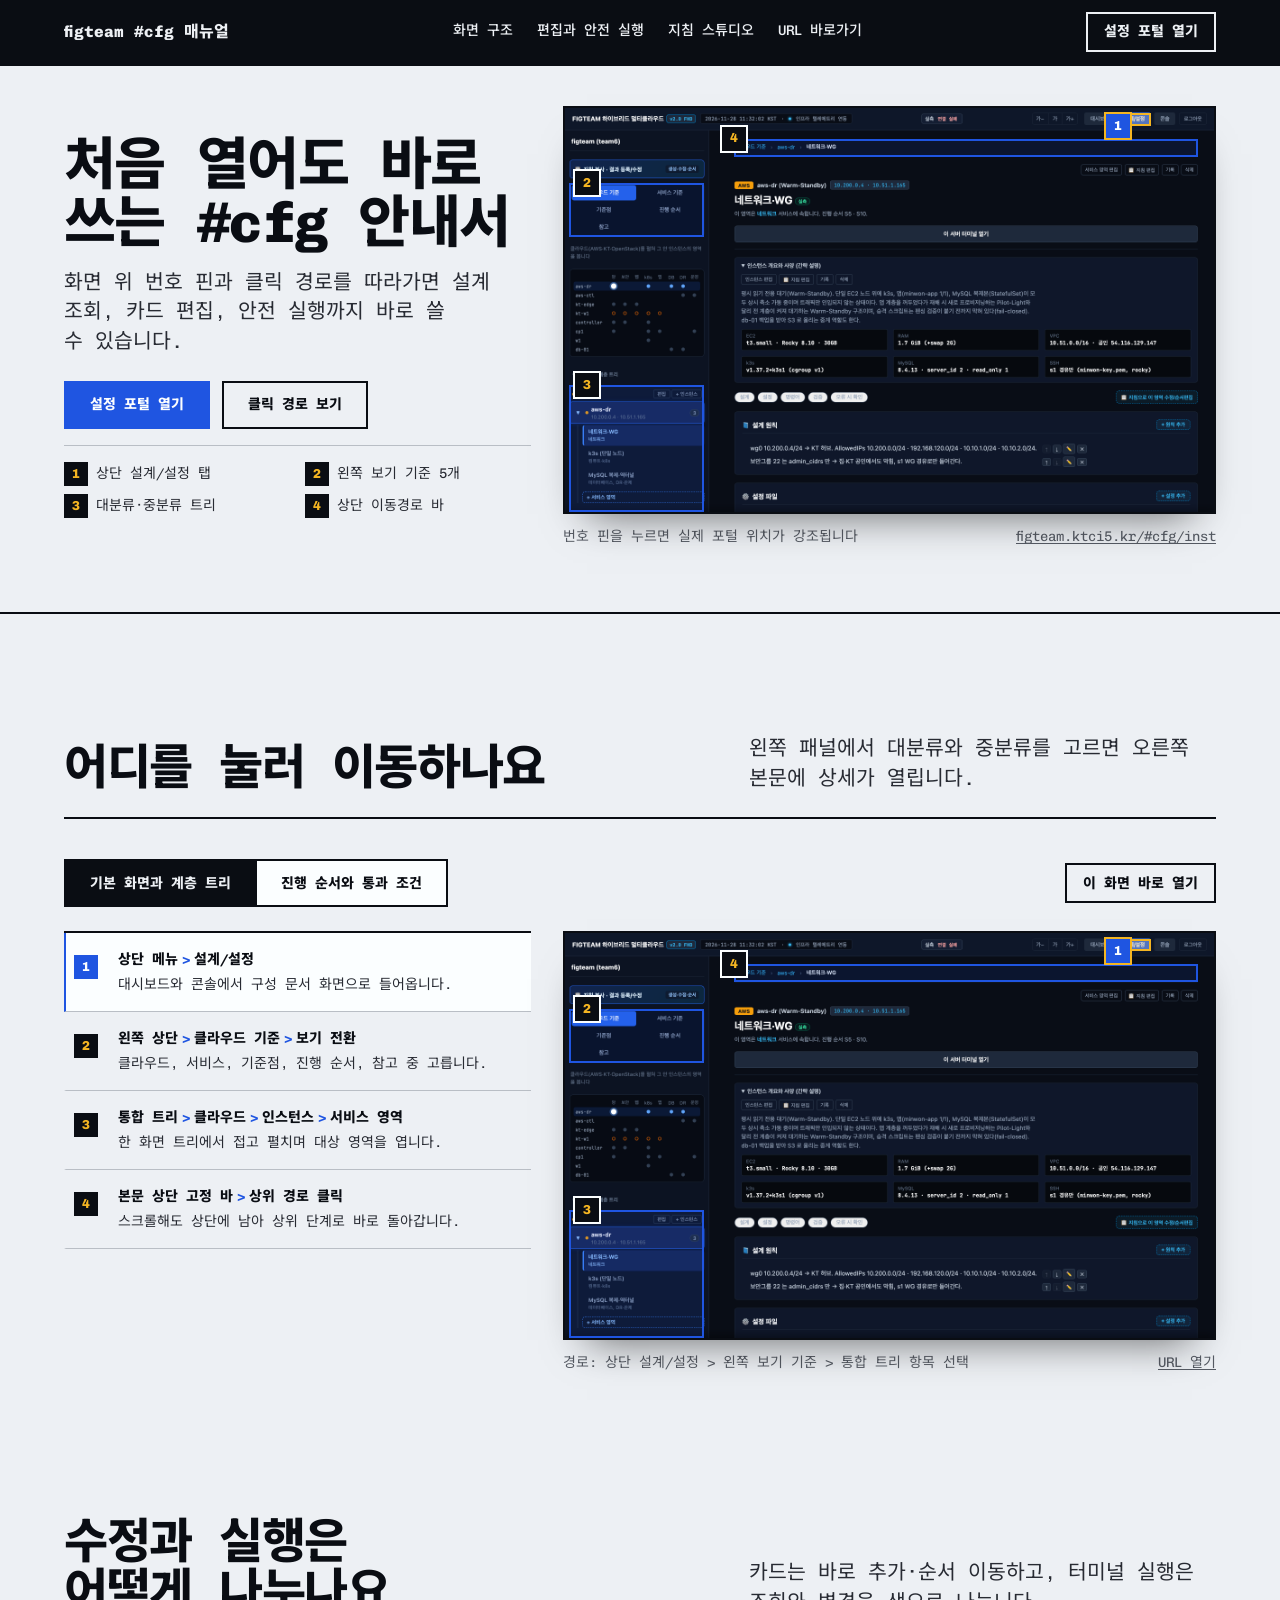
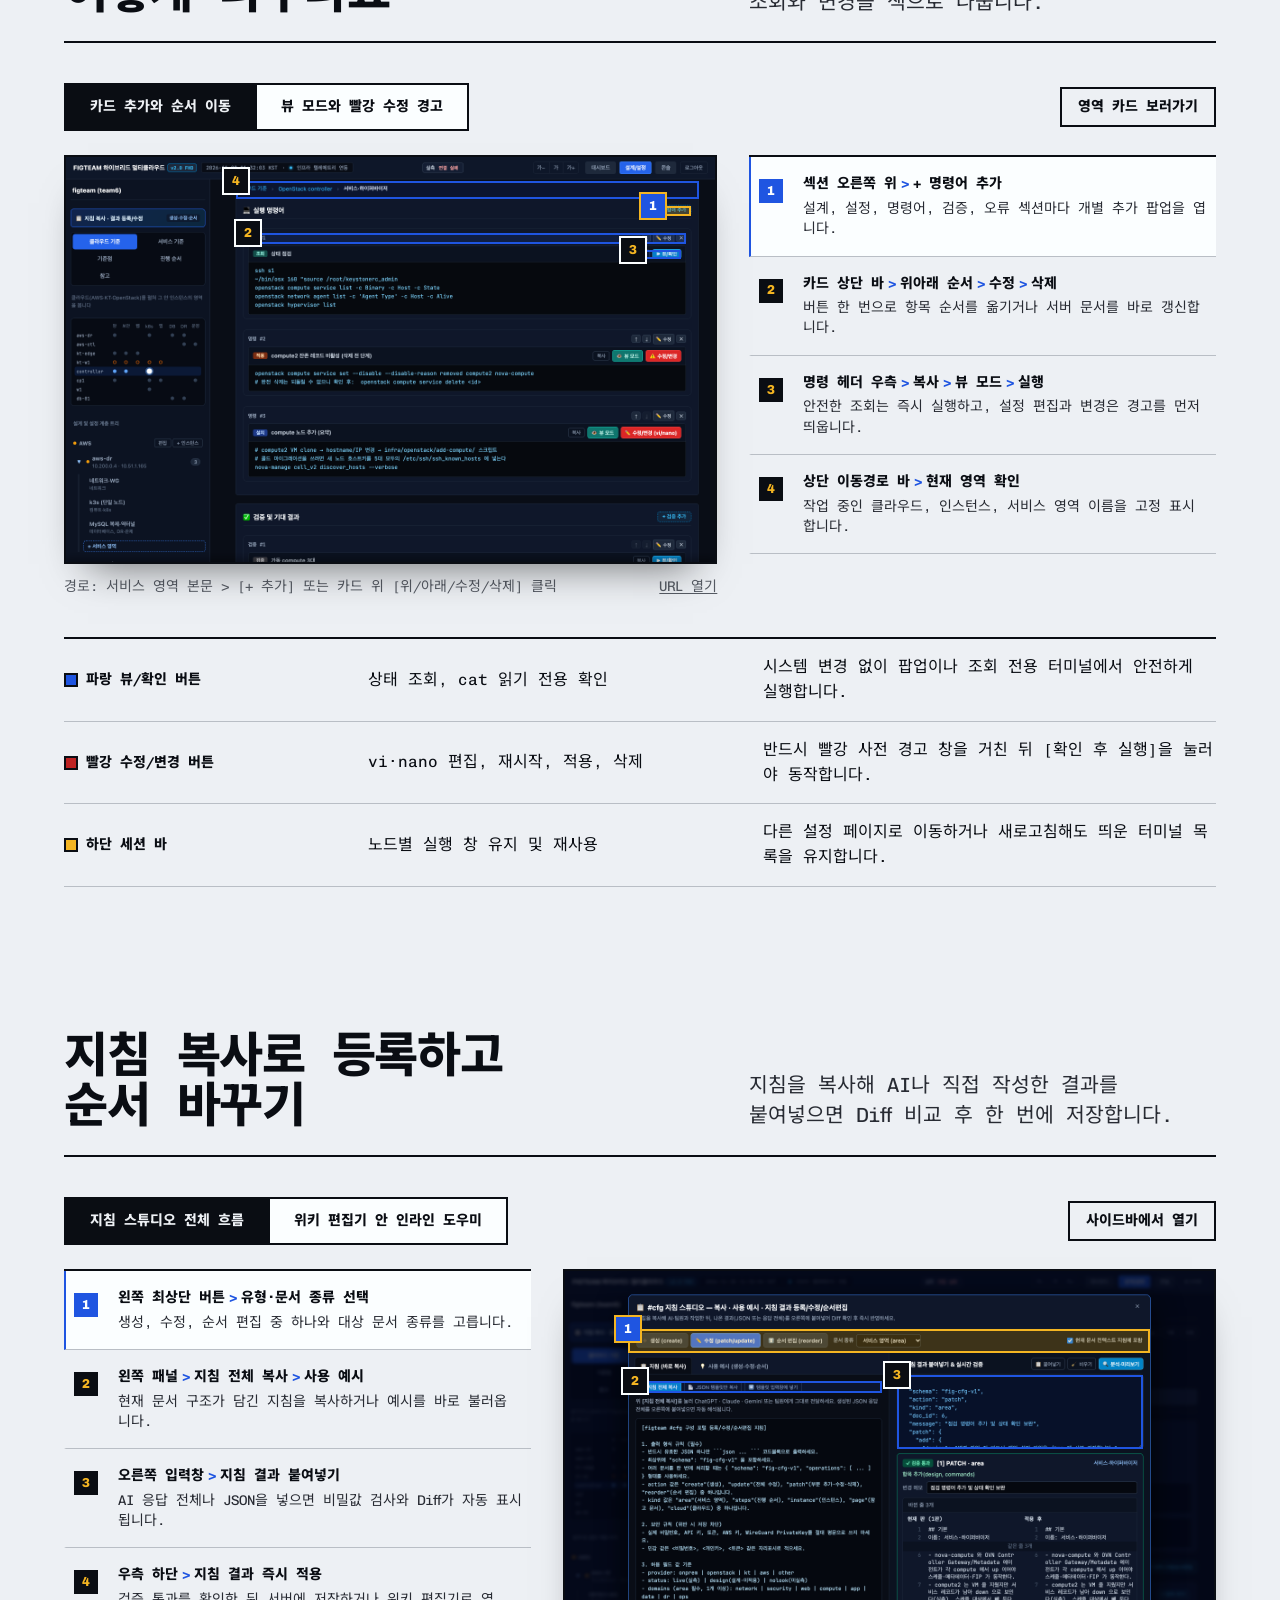
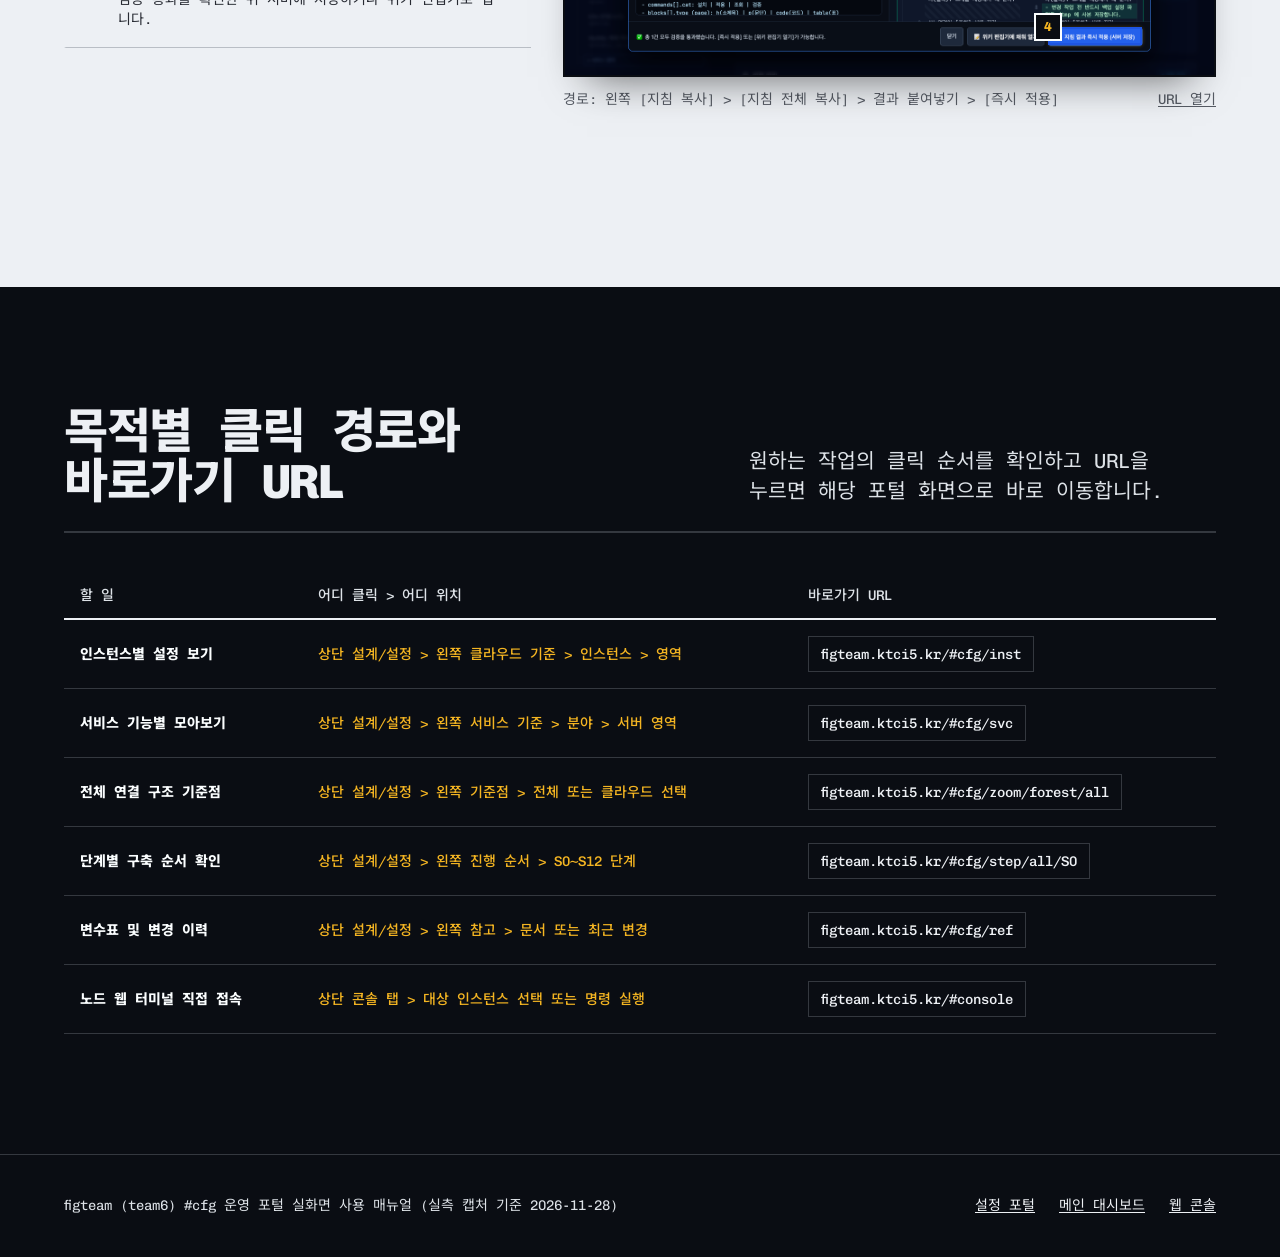
<file: public/manual/index.html>
<!doctype html>
<html lang="ko">
<head>
  <meta charset="utf-8">
  <meta name="viewport" content="width=device-width, initial-scale=1">
  <title>figteam #cfg 사용 매뉴얼</title>
  <meta name="description" content="실제 figteam.ktci5.kr/#cfg 화면 캡처와 번호 핀으로 어디를 눌러 어디로 이동하는지 안내하는 운영 매뉴얼">
  <link rel="preconnect" href="https://fonts.googleapis.com">
  <link rel="preconnect" href="https://fonts.gstatic.com" crossorigin>
  <link href="https://fonts.googleapis.com/css2?family=Chivo+Mono:wght@400;500;800&family=Noto+Sans+KR:wght@400;500;700;800&display=swap" rel="stylesheet">
  <link rel="stylesheet" href="./manual.css">
</head>
<body>
  <header class="site-nav">
    <div class="container site-nav__inner">
      <a class="site-nav__brand" href="#top" aria-label="figteam #cfg 매뉴얼 처음으로">figteam #cfg 매뉴얼</a>
      <nav class="site-nav__links" aria-label="매뉴얼 목차">
        <a href="#screen-map">화면 구조</a>
        <a href="#edit-and-order">편집과 안전 실행</a>
        <a href="#guide-workflow">지침 스튜디오</a>
        <a href="#quick-urls">URL 바로가기</a>
      </nav>
      <a class="btn btn--nav" href="https://figteam.ktci5.kr/#cfg/" target="_blank" rel="noopener">설정 포털 열기</a>
    </div>
  </header>

  <main id="top">
    <!-- Hero: Stage -->
    <section class="hero">
      <div class="container hero__grid">
        <div class="hero__copy">
          <h1>처음 열어도 바로 쓰는 #cfg 안내서</h1>
          <p class="lead">화면 위 번호 핀과 클릭 경로를 따라가면 설계 조회, 카드 편집, 안전 실행까지 바로 쓸 수 있습니다.</p>
          <div class="hero__actions">
            <a class="btn btn--primary" href="https://figteam.ktci5.kr/#cfg/" target="_blank" rel="noopener">설정 포털 열기</a>
            <a class="btn" href="#screen-map">클릭 경로 보기</a>
          </div>
          <ol class="hero__index">
            <li><span class="plate-num">1</span><span>상단 설계/설정 탭</span></li>
            <li><span class="plate-num">2</span><span>왼쪽 보기 기준 5개</span></li>
            <li><span class="plate-num">3</span><span>대분류·중분류 트리</span></li>
            <li><span class="plate-num">4</span><span>상단 이동경로 바</span></li>
          </ol>
        </div>

        <figure class="shot-frame">
          <div class="shot-stage" data-slot="hero" data-kind="product" data-screen="01-overview-nav.png">
            <img src="./screens/01-overview-nav.png" width="1440" height="900" alt="figteam #cfg 첫 화면에서 설계/설정 탭, 보기 기준 5개, 통합 계층 트리, 상단 이동경로 바 위치를 번호로 표시한 스크린샷" fetchpriority="high">
          </div>
          <figcaption class="shot-caption">
            <span>번호 핀을 누르면 실제 포털 위치가 강조됩니다</span>
            <a href="https://figteam.ktci5.kr/#cfg/inst" target="_blank" rel="noopener">figteam.ktci5.kr/#cfg/inst</a>
          </figcaption>
        </figure>
      </div>
    </section>

    <!-- Section 1: Screen Structure & Step Order -->
    <section class="section" id="screen-map">
      <div class="container">
        <div class="section__head">
          <h2>어디를 눌러 이동하나요</h2>
          <p class="lead">왼쪽 패널에서 대분류와 중분류를 고르면 오른쪽 본문에 상세가 열립니다.</p>
        </div>

        <div class="switcher" data-switch>
          <div class="switcher__bar">
            <div class="seg-tabs" role="tablist" aria-label="화면 이동 안내">
              <button type="button" class="seg-tab" role="tab" aria-selected="true" aria-controls="panel-map-1" id="tab-map-1">기본 화면과 계층 트리</button>
              <button type="button" class="seg-tab" role="tab" aria-selected="false" aria-controls="panel-map-2" id="tab-map-2" tabindex="-1">진행 순서와 통과 조건</button>
            </div>
            <a class="btn btn--sm" href="https://figteam.ktci5.kr/#cfg/inst" target="_blank" rel="noopener">이 화면 바로 열기</a>
          </div>

          <section role="tabpanel" id="panel-map-1" aria-labelledby="tab-map-1">
            <div class="workbench">
              <ol class="route-list" data-route-group="map-1">
                <li class="route-item is-active" data-step="1">
                  <button type="button" class="route-trigger" aria-label="1번 위치 보기"><span class="plate-num">1</span></button>
                  <div class="route-body">
                    <div class="route-path"><span>상단 메뉴</span><span>설계/설정</span></div>
                    <p class="route-desc">대시보드와 콘솔에서 구성 문서 화면으로 들어옵니다.</p>
                  </div>
                </li>
                <li class="route-item" data-step="2">
                  <button type="button" class="route-trigger" aria-label="2번 위치 보기"><span class="plate-num">2</span></button>
                  <div class="route-body">
                    <div class="route-path"><span>왼쪽 상단</span><span>클라우드 기준</span><span>보기 전환</span></div>
                    <p class="route-desc">클라우드, 서비스, 기준점, 진행 순서, 참고 중 고릅니다.</p>
                  </div>
                </li>
                <li class="route-item" data-step="3">
                  <button type="button" class="route-trigger" aria-label="3번 위치 보기"><span class="plate-num">3</span></button>
                  <div class="route-body">
                    <div class="route-path"><span>통합 트리</span><span>클라우드</span><span>인스턴스</span><span>서비스 영역</span></div>
                    <p class="route-desc">한 화면 트리에서 접고 펼치며 대상 영역을 엽니다.</p>
                  </div>
                </li>
                <li class="route-item" data-step="4">
                  <button type="button" class="route-trigger" aria-label="4번 위치 보기"><span class="plate-num">4</span></button>
                  <div class="route-body">
                    <div class="route-path"><span>본문 상단 고정 바</span><span>상위 경로 클릭</span></div>
                    <p class="route-desc">스크롤해도 상단에 남아 상위 단계로 바로 돌아갑니다.</p>
                  </div>
                </li>
              </ol>

              <figure class="shot-frame">
                <div class="shot-stage" data-slot="map-1" data-kind="product" data-screen="01-overview-nav.png" data-route-group="map-1">
                  <img src="./screens/01-overview-nav.png" width="1440" height="900" alt="기본 화면 내 상단 메뉴, 보기 기준, 통합 트리, 상단 고정 이동경로 위치" loading="lazy">
                </div>
                <figcaption class="shot-caption">
                  <span>경로: 상단 설계/설정 &gt; 왼쪽 보기 기준 &gt; 통합 트리 항목 선택</span>
                  <a href="https://figteam.ktci5.kr/#cfg/inst" target="_blank" rel="noopener">URL 열기</a>
                </figcaption>
              </figure>
            </div>
          </section>

          <section role="tabpanel" id="panel-map-2" aria-labelledby="tab-map-2" hidden>
            <div class="workbench">
              <ol class="route-list" data-route-group="map-2">
                <li class="route-item is-active" data-step="1">
                  <button type="button" class="route-trigger" aria-label="1번 위치 보기"><span class="plate-num">1</span></button>
                  <div class="route-body">
                    <div class="route-path"><span>왼쪽 보기 기준</span><span>진행 순서</span></div>
                    <p class="route-desc">구축 단계 S0부터 S12까지 순서대로 보는 뷰로 바꿉니다.</p>
                  </div>
                </li>
                <li class="route-item" data-step="2">
                  <button type="button" class="route-trigger" aria-label="2번 위치 보기"><span class="plate-num">2</span></button>
                  <div class="route-body">
                    <div class="route-path"><span>진행 순서 트리</span><span>S0~S12 단계 클릭</span></div>
                    <p class="route-desc">원하는 단계를 고르면 해당 서버 영역까지 아래에 이어집니다.</p>
                  </div>
                </li>
                <li class="route-item" data-step="3">
                  <button type="button" class="route-trigger" aria-label="3번 위치 보기"><span class="plate-num">3</span></button>
                  <div class="route-body">
                    <div class="route-path"><span>본문 우측 상단</span><span>순서 편집</span><span>지침으로 순서편집</span></div>
                    <p class="route-desc">단계 순서를 위아래로 바꾸거나 지침 결과로 일괄 재정렬합니다.</p>
                  </div>
                </li>
                <li class="route-item" data-step="4">
                  <button type="button" class="route-trigger" aria-label="4번 위치 보기"><span class="plate-num">4</span></button>
                  <div class="route-body">
                    <div class="route-path"><span>통과 조건 카드</span><span>뷰/확인 실행</span></div>
                    <p class="route-desc">다음 단계로 넘어가기 전에 성공 기준 명령을 바로 확인합니다.</p>
                  </div>
                </li>
              </ol>

              <figure class="shot-frame">
                <div class="shot-stage" data-slot="map-2" data-kind="product" data-screen="06-steps-and-zoom.png" data-route-group="map-2">
                  <img src="./screens/06-steps-and-zoom.png" width="1440" height="900" alt="진행 순서 S0 화면에서 보기 기준, 단계 트리, 순서 편집 버튼, 통과 조건 카드 위치" loading="lazy">
                </div>
                <figcaption class="shot-caption">
                  <span>경로: 왼쪽 진행 순서 &gt; S0 단계 클릭 &gt; 통과 조건 확인</span>
                  <a href="https://figteam.ktci5.kr/#cfg/step/all/S0" target="_blank" rel="noopener">URL 열기</a>
                </figcaption>
              </figure>
            </div>
          </section>
        </div>
      </div>
    </section>

    <!-- Section 2: Card Builder & Safe Terminal -->
    <section class="section section--loose" id="edit-and-order">
      <div class="container">
        <div class="section__head">
          <h2>수정과 실행은 어떻게 나누나요</h2>
          <p class="lead">카드는 바로 추가·순서 이동하고, 터미널 실행은 조회와 변경을 색으로 나눕니다.</p>
        </div>

        <div class="switcher" data-switch>
          <div class="switcher__bar">
            <div class="seg-tabs" role="tablist" aria-label="편집과 안전 실행 안내">
              <button type="button" class="seg-tab" role="tab" aria-selected="true" aria-controls="panel-edit-1" id="tab-edit-1">카드 추가와 순서 이동</button>
              <button type="button" class="seg-tab" role="tab" aria-selected="false" aria-controls="panel-edit-2" id="tab-edit-2" tabindex="-1">뷰 모드와 빨강 수정 경고</button>
            </div>
            <a class="btn btn--sm" href="https://figteam.ktci5.kr/#cfg/inst" target="_blank" rel="noopener">영역 카드 보러가기</a>
          </div>

          <section role="tabpanel" id="panel-edit-1" aria-labelledby="tab-edit-1">
            <div class="workbench workbench--reverse">
              <figure class="shot-frame">
                <div class="shot-stage" data-slot="edit-1" data-kind="product" data-screen="02-area-builder.png" data-route-group="edit-1">
                  <img src="./screens/02-area-builder.png" width="1440" height="900" alt="실행 명령어 카드에서 추가 버튼, 순서 이동 위아래 바, 뷰/수정 실행 버튼 위치" loading="lazy">
                </div>
                <figcaption class="shot-caption">
                  <span>경로: 서비스 영역 본문 &gt; [+ 추가] 또는 카드 위 [위/아래/수정/삭제] 클릭</span>
                  <a href="https://figteam.ktci5.kr/#cfg/inst" target="_blank" rel="noopener">URL 열기</a>
                </figcaption>
              </figure>

              <ol class="route-list" data-route-group="edit-1">
                <li class="route-item is-active" data-step="1">
                  <button type="button" class="route-trigger" aria-label="1번 위치 보기"><span class="plate-num">1</span></button>
                  <div class="route-body">
                    <div class="route-path"><span>섹션 오른쪽 위</span><span>+ 명령어 추가</span></div>
                    <p class="route-desc">설계, 설정, 명령어, 검증, 오류 섹션마다 개별 추가 팝업을 엽니다.</p>
                  </div>
                </li>
                <li class="route-item" data-step="2">
                  <button type="button" class="route-trigger" aria-label="2번 위치 보기"><span class="plate-num">2</span></button>
                  <div class="route-body">
                    <div class="route-path"><span>카드 상단 바</span><span>위아래 순서</span><span>수정</span><span>삭제</span></div>
                    <p class="route-desc">버튼 한 번으로 항목 순서를 옮기거나 서버 문서를 바로 갱신합니다.</p>
                  </div>
                </li>
                <li class="route-item" data-step="3">
                  <button type="button" class="route-trigger" aria-label="3번 위치 보기"><span class="plate-num">3</span></button>
                  <div class="route-body">
                    <div class="route-path"><span>명령 헤더 우측</span><span>복사</span><span>뷰 모드</span><span>실행</span></div>
                    <p class="route-desc">안전한 조회는 즉시 실행하고, 설정 편집과 변경은 경고를 먼저 띄웁니다.</p>
                  </div>
                </li>
                <li class="route-item" data-step="4">
                  <button type="button" class="route-trigger" aria-label="4번 위치 보기"><span class="plate-num">4</span></button>
                  <div class="route-body">
                    <div class="route-path"><span>상단 이동경로 바</span><span>현재 영역 확인</span></div>
                    <p class="route-desc">작업 중인 클라우드, 인스턴스, 서비스 영역 이름을 고정 표시합니다.</p>
                  </div>
                </li>
              </ol>
            </div>
          </section>

          <section role="tabpanel" id="panel-edit-2" aria-labelledby="tab-edit-2" hidden>
            <div class="workbench workbench--reverse">
              <figure class="shot-frame">
                <div class="shot-stage" data-slot="edit-2" data-kind="product" data-screen="03-terminal-safety.png" data-route-group="edit-2">
                  <img src="./screens/03-terminal-safety.png" width="1440" height="900" alt="빨강 수정/변경 버튼 클릭 시 나타나는 사전 경고 모달과 확인 버튼 위치" loading="lazy">
                </div>
                <figcaption class="shot-caption">
                  <span>경로: 빨강 [수정/변경] 버튼 클릭 &gt; 대상과 코드 확인 &gt; [확인 후 실행]</span>
                  <a href="https://figteam.ktci5.kr/#cfg/inst" target="_blank" rel="noopener">URL 열기</a>
                </figcaption>
              </figure>

              <ol class="route-list" data-route-group="edit-2">
                <li class="route-item is-active" data-step="1">
                  <button type="button" class="route-trigger" aria-label="1번 위치 보기"><span class="plate-num">1</span></button>
                  <div class="route-body">
                    <div class="route-path"><span>사전 확인 창 상단</span><span>변경 작업 안내</span></div>
                    <p class="route-desc">중지, 재시작, 설정 수정 명령은 즉시 실행을 막고 먼저 확인합니다.</p>
                  </div>
                </li>
                <li class="route-item" data-step="2">
                  <button type="button" class="route-trigger" aria-label="2번 위치 보기"><span class="plate-num">2</span></button>
                  <div class="route-body">
                    <div class="route-path"><span>경고 박스</span><span>영향 범위 읽기</span></div>
                    <p class="route-desc">대상 노드와 서비스 영향 경고를 확인해 실수 실행을 막습니다.</p>
                  </div>
                </li>
                <li class="route-item" data-step="3">
                  <button type="button" class="route-trigger" aria-label="3번 위치 보기"><span class="plate-num">3</span></button>
                  <div class="route-body">
                    <div class="route-path"><span>실행 코드 창</span><span>명령어 최종 점검</span></div>
                    <p class="route-desc">터미널에 전달될 전체 명령이나 편집 파일 경로를 확인합니다.</p>
                  </div>
                </li>
                <li class="route-item" data-step="4">
                  <button type="button" class="route-trigger" aria-label="4번 위치 보기"><span class="plate-num">4</span></button>
                  <div class="route-body">
                    <div class="route-path"><span>우측 하단 빨강 버튼</span><span>확인 후 변경 실행</span></div>
                    <p class="route-desc">누르면 하단 터미널 창이 열리며 같은 노드 창을 재사용해 실행합니다.</p>
                  </div>
                </li>
              </ol>
            </div>
          </section>
        </div>

        <div class="signal-rows" aria-label="버튼 색상 구분 기준">
          <div class="signal-row">
            <span class="signal-swatch"><span class="signal-mark signal-mark--view"></span><span>파랑 뷰/확인 버튼</span></span>
            <span>상태 조회, cat 읽기 전용 확인</span>
            <span>시스템 변경 없이 팝업이나 조회 전용 터미널에서 안전하게 실행합니다.</span>
          </div>
          <div class="signal-row">
            <span class="signal-swatch"><span class="signal-mark signal-mark--warn"></span><span>빨강 수정/변경 버튼</span></span>
            <span>vi·nano 편집, 재시작, 적용, 삭제</span>
            <span>반드시 빨강 사전 경고 창을 거친 뒤 [확인 후 실행]을 눌러야 동작합니다.</span>
          </div>
          <div class="signal-row">
            <span class="signal-swatch"><span class="signal-mark signal-mark--amber"></span><span>하단 세션 바</span></span>
            <span>노드별 실행 창 유지 및 재사용</span>
            <span>다른 설정 페이지로 이동하거나 새로고침해도 띄운 터미널 목록을 유지합니다.</span>
          </div>
        </div>
      </div>
    </section>

    <!-- Section 3: Guide Studio Workflow -->
    <section class="section section--loose" id="guide-workflow">
      <div class="container">
        <div class="section__head">
          <h2>지침 복사로 등록하고 순서 바꾸기</h2>
          <p class="lead">지침을 복사해 AI나 직접 작성한 결과를 붙여넣으면 Diff 비교 후 한 번에 저장합니다.</p>
        </div>

        <div class="switcher" data-switch>
          <div class="switcher__bar">
            <div class="seg-tabs" role="tablist" aria-label="지침 스튜디오 사용 방법">
              <button type="button" class="seg-tab" role="tab" aria-selected="true" aria-controls="panel-guide-1" id="tab-guide-1">지침 스튜디오 전체 흐름</button>
              <button type="button" class="seg-tab" role="tab" aria-selected="false" aria-controls="panel-guide-2" id="tab-guide-2" tabindex="-1">위키 편집기 안 인라인 도우미</button>
            </div>
            <a class="btn btn--sm" href="https://figteam.ktci5.kr/#cfg/inst" target="_blank" rel="noopener">사이드바에서 열기</a>
          </div>

          <section role="tabpanel" id="panel-guide-1" aria-labelledby="tab-guide-1">
            <div class="workbench">
              <ol class="route-list" data-route-group="guide-1">
                <li class="route-item is-active" data-step="1">
                  <button type="button" class="route-trigger" aria-label="1번 위치 보기"><span class="plate-num">1</span></button>
                  <div class="route-body">
                    <div class="route-path"><span>왼쪽 최상단 버튼</span><span>유형·문서 종류 선택</span></div>
                    <p class="route-desc">생성, 수정, 순서 편집 중 하나와 대상 문서 종류를 고릅니다.</p>
                  </div>
                </li>
                <li class="route-item" data-step="2">
                  <button type="button" class="route-trigger" aria-label="2번 위치 보기"><span class="plate-num">2</span></button>
                  <div class="route-body">
                    <div class="route-path"><span>왼쪽 패널</span><span>지침 전체 복사</span><span>사용 예시</span></div>
                    <p class="route-desc">현재 문서 구조가 담긴 지침을 복사하거나 예시를 바로 불러옵니다.</p>
                  </div>
                </li>
                <li class="route-item" data-step="3">
                  <button type="button" class="route-trigger" aria-label="3번 위치 보기"><span class="plate-num">3</span></button>
                  <div class="route-body">
                    <div class="route-path"><span>오른쪽 입력창</span><span>지침 결과 붙여넣기</span></div>
                    <p class="route-desc">AI 응답 전체나 JSON을 넣으면 비밀값 검사와 Diff가 자동 표시됩니다.</p>
                  </div>
                </li>
                <li class="route-item" data-step="4">
                  <button type="button" class="route-trigger" aria-label="4번 위치 보기"><span class="plate-num">4</span></button>
                  <div class="route-body">
                    <div class="route-path"><span>우측 하단</span><span>지침 결과 즉시 적용</span></div>
                    <p class="route-desc">검증 통과를 확인한 뒤 서버에 저장하거나 위키 편집기로 엽니다.</p>
                  </div>
                </li>
              </ol>

              <figure class="shot-frame">
                <div class="shot-stage" data-slot="guide-1" data-kind="product" data-screen="04-guide-studio.png" data-route-group="guide-1">
                  <img src="./screens/04-guide-studio.png" width="1440" height="900" alt="지침 스튜디오 모달에서 유형 선택 바, 지침 복사 버튼, 결과 붙여넣기 창, 즉시 적용 버튼 위치" loading="lazy">
                </div>
                <figcaption class="shot-caption">
                  <span>경로: 왼쪽 [지침 복사] &gt; [지침 전체 복사] &gt; 결과 붙여넣기 &gt; [즉시 적용]</span>
                  <a href="https://figteam.ktci5.kr/#cfg/inst" target="_blank" rel="noopener">URL 열기</a>
                </figcaption>
              </figure>
            </div>
          </section>

          <section role="tabpanel" id="panel-guide-2" aria-labelledby="tab-guide-2" hidden>
            <div class="workbench">
              <ol class="route-list" data-route-group="guide-2">
                <li class="route-item is-active" data-step="1">
                  <button type="button" class="route-trigger" aria-label="1번 위치 보기"><span class="plate-num">1</span></button>
                  <div class="route-body">
                    <div class="route-path"><span>편집 화면 상단</span><span>지침 복사·채우기 펼치기</span></div>
                    <p class="route-desc">위키 전체 편집 화면 안에서도 접힌 지침 도우미를 바로 엽니다.</p>
                  </div>
                </li>
                <li class="route-item" data-step="2">
                  <button type="button" class="route-trigger" aria-label="2번 위치 보기"><span class="plate-num">2</span></button>
                  <div class="route-body">
                    <div class="route-path"><span>상단 도구 줄</span><span>현재 문서 지침 복사</span><span>예시 넣기</span></div>
                    <p class="route-desc">열려 있는 문서 전용 지침을 복사하거나 수정·순서 예시를 넣습니다.</p>
                  </div>
                </li>
                <li class="route-item" data-step="3">
                  <button type="button" class="route-trigger" aria-label="3번 위치 보기"><span class="plate-num">3</span></button>
                  <div class="route-body">
                    <div class="route-path"><span>인라인 입력칸</span><span>JSON 결과 붙여넣기</span></div>
                    <p class="route-desc">전체 지침 JSON이나 순수 body JSON 모두 그대로 해석합니다.</p>
                  </div>
                </li>
                <li class="route-item" data-step="4">
                  <button type="button" class="route-trigger" aria-label="4번 위치 보기"><span class="plate-num">4</span></button>
                  <div class="route-body">
                    <div class="route-path"><span>아래 버튼</span><span>이 편집 폼에 반영</span><span>바로 저장</span></div>
                    <p class="route-desc">아래 입력 칸들만 자동으로 채운 뒤 검토하거나 즉시 서버에 저장합니다.</p>
                  </div>
                </li>
              </ol>

              <figure class="shot-frame">
                <div class="shot-stage" data-slot="guide-2" data-kind="product" data-screen="05-wiki-editor.png" data-route-group="guide-2">
                  <img src="./screens/05-wiki-editor.png" width="1440" height="900" alt="위키 편집 화면 상단에 펼쳐진 인라인 지침 복사 및 폼 자동 채우기 패널 위치" loading="lazy">
                </div>
                <figcaption class="shot-caption">
                  <span>경로: [서비스 영역 편집] &gt; 상단 [지침 복사] 펼치기 &gt; [이 편집 폼에 반영]</span>
                  <a href="https://figteam.ktci5.kr/#cfg/inst" target="_blank" rel="noopener">URL 열기</a>
                </figcaption>
              </figure>
            </div>
          </section>
        </div>
      </div>
    </section>

    <!-- Section 4: Ink Band Quick URLs Board -->
    <section class="band--ink" id="quick-urls">
      <div class="container">
        <div class="section__head">
          <h2>목적별 클릭 경로와 바로가기 URL</h2>
          <p class="lead">원하는 작업의 클릭 순서를 확인하고 URL을 누르면 해당 포털 화면으로 바로 이동합니다.</p>
        </div>

        <div class="board-wrap">
          <table class="board-table">
            <thead>
              <tr>
                <th>할 일</th>
                <th>어디 클릭 &gt; 어디 위치</th>
                <th>바로가기 URL</th>
              </tr>
            </thead>
            <tbody>
              <tr>
                <td><strong>인스턴스별 설정 보기</strong></td>
                <td class="board-path">상단 설계/설정 &gt; 왼쪽 클라우드 기준 &gt; 인스턴스 &gt; 영역</td>
                <td><a class="board-link" href="https://figteam.ktci5.kr/#cfg/inst" target="_blank" rel="noopener">figteam.ktci5.kr/#cfg/inst</a></td>
              </tr>
              <tr>
                <td><strong>서비스 기능별 모아보기</strong></td>
                <td class="board-path">상단 설계/설정 &gt; 왼쪽 서비스 기준 &gt; 분야 &gt; 서버 영역</td>
                <td><a class="board-link" href="https://figteam.ktci5.kr/#cfg/svc" target="_blank" rel="noopener">figteam.ktci5.kr/#cfg/svc</a></td>
              </tr>
              <tr>
                <td><strong>전체 연결 구조 기준점</strong></td>
                <td class="board-path">상단 설계/설정 &gt; 왼쪽 기준점 &gt; 전체 또는 클라우드 선택</td>
                <td><a class="board-link" href="https://figteam.ktci5.kr/#cfg/zoom/forest/all" target="_blank" rel="noopener">figteam.ktci5.kr/#cfg/zoom/forest/all</a></td>
              </tr>
              <tr>
                <td><strong>단계별 구축 순서 확인</strong></td>
                <td class="board-path">상단 설계/설정 &gt; 왼쪽 진행 순서 &gt; S0~S12 단계</td>
                <td><a class="board-link" href="https://figteam.ktci5.kr/#cfg/step/all/S0" target="_blank" rel="noopener">figteam.ktci5.kr/#cfg/step/all/S0</a></td>
              </tr>
              <tr>
                <td><strong>변수표 및 변경 이력</strong></td>
                <td class="board-path">상단 설계/설정 &gt; 왼쪽 참고 &gt; 문서 또는 최근 변경</td>
                <td><a class="board-link" href="https://figteam.ktci5.kr/#cfg/ref" target="_blank" rel="noopener">figteam.ktci5.kr/#cfg/ref</a></td>
              </tr>
              <tr>
                <td><strong>노드 웹 터미널 직접 접속</strong></td>
                <td class="board-path">상단 콘솔 탭 &gt; 대상 인스턴스 선택 또는 명령 실행</td>
                <td><a class="board-link" href="https://figteam.ktci5.kr/#console" target="_blank" rel="noopener">figteam.ktci5.kr/#console</a></td>
              </tr>
            </tbody>
          </table>
        </div>
      </div>
    </section>
  </main>

  <footer class="site-footer">
    <div class="container site-footer__inner">
      <span>figteam (team6) #cfg 운영 포털 실화면 사용 매뉴얼 (실측 캡처 기준 2026-11-28)</span>
      <nav class="site-footer__links" aria-label="관련 링크">
        <a href="https://figteam.ktci5.kr/#cfg/" target="_blank" rel="noopener">설정 포털</a>
        <a href="https://figteam.ktci5.kr/" target="_blank" rel="noopener">메인 대시보드</a>
        <a href="https://figteam.ktci5.kr/#console" target="_blank" rel="noopener">웹 콘솔</a>
      </nav>
    </div>
  </footer>

  <script src="./manual.js"></script>
</body>
</html>
</file>
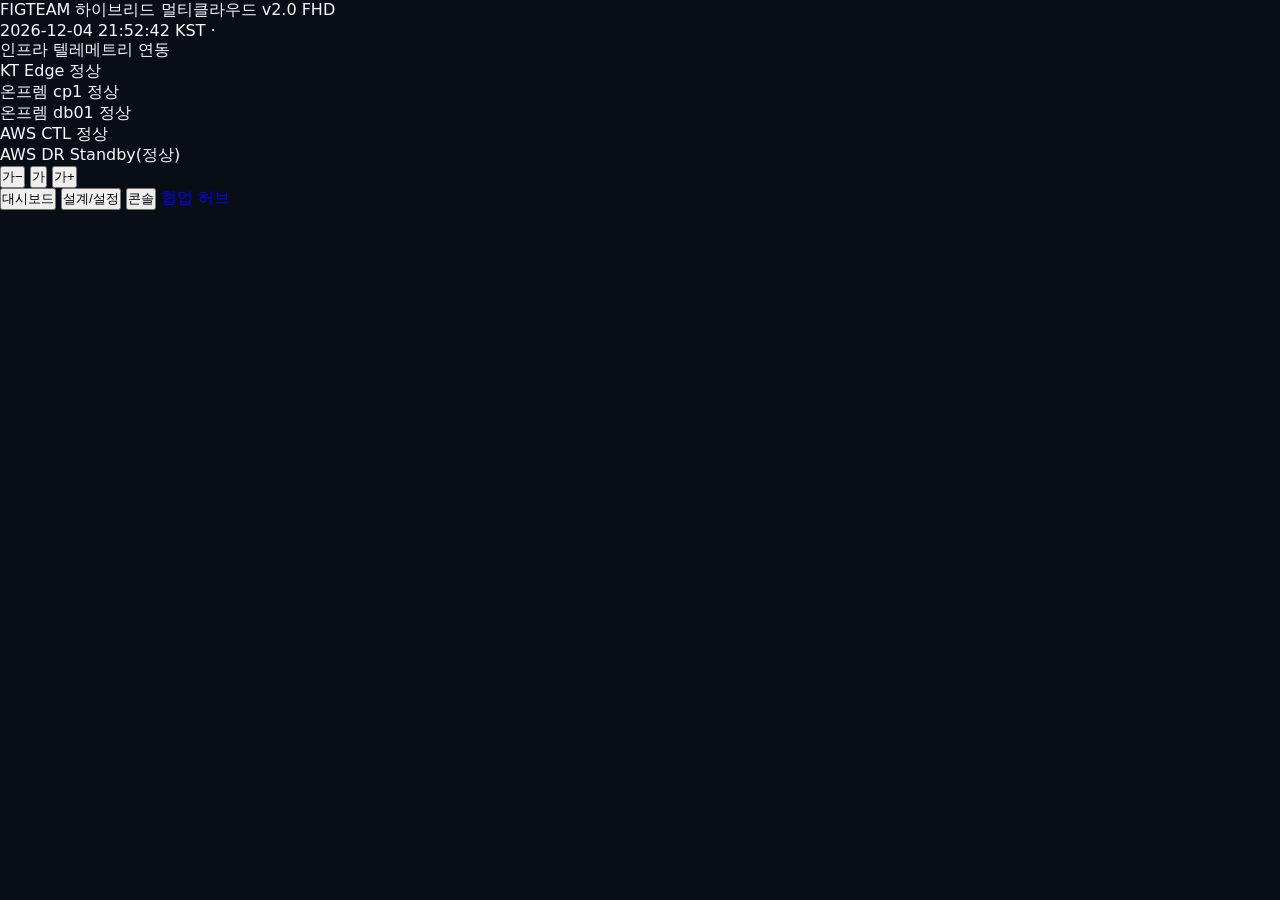
<file: content/term_page.html>
<!DOCTYPE html>
<html lang="ko">
<head>
  <meta charset="UTF-8">
  <meta name="viewport" content="width=device-width, initial-scale=1.0">
  <title>통합 터미널 · FIGTEAM</title>
  <link rel="preconnect" href="https://fonts.googleapis.com">
  <link href="https://fonts.googleapis.com/css2?family=Pretendard:wght@400;500;600;700&family=JetBrains+Mono:wght@400;500;700&display=swap" rel="stylesheet">
  <style>
    :root { --bg: #090d16; --surface: #0f172a; --surface-border: #1e293b; --surface-card: #141e33; --surface-hover: #1e2a47;
      --text-main: #f8fafc; --text-sub: #94a3b8; --text-muted: #64748b; --primary: #2563eb; --primary-hover: #1d4ed8;
      --blue: #38bdf8; --green: #10b981; --yellow: #f59e0b; --border-color: #334155; --font-mono: 'JetBrains Mono', monospace; }
    * { box-sizing: border-box; margin: 0; padding: 0; }
    html, body { width: 100%; height: 100vh; overflow: hidden; background: var(--bg); color: var(--text-main);
      font-family: 'Pretendard', -apple-system, BlinkMacSystemFont, system-ui, sans-serif; }
    .manual-desc { font-size: 13px; color: var(--text-sub); line-height: 1.5; }
/*TERM_CSS*/
  </style>
</head>
<body data-page="term">
  <!-- TOP HEADER (FHD FIXED) -->
  <header>
    <div class="header-left">
      <div class="brand-title">
        <span>FIGTEAM 하이브리드 멀티클라우드</span>
        <span class="brand-tag">v2.0 FHD</span>
      </div>
      <div class="header-clock-timer">
        <span id="current-clock">2026-11-26 00:00:00 KST</span>
        <span>·</span>
        <div class="pulse-dot"></div>
        <span id="timer-label">인프라 텔레메트리 연동</span>
      </div>
    </div>

    <!-- INDIVIDUAL INFRASTRUCTURE STATUS BADGES -->
    <div class="header-infra-status">
      <!-- 1. KT Edge -->
      <div class="infra-badge-item">
        <span class="infra-badge-name">KT Edge</span>
        <span class="infra-badge-state state-green" id="top-badge-kt-edge">정상</span>
      </div>
      <!-- 2. Onprem K8s cp1 -->
      <div class="infra-badge-item">
        <span class="infra-badge-name">온프렘 cp1</span>
        <span class="infra-badge-state state-green" id="top-badge-k8s-cp1">정상</span>
      </div>
      <!-- 3. Onprem DB db01 -->
      <div class="infra-badge-item">
        <span class="infra-badge-name">온프렘 db01</span>
        <span class="infra-badge-state state-green" id="top-badge-db-01">정상</span>
      </div>
      <!-- 4. AWS CTL -->
      <div class="infra-badge-item">
        <span class="infra-badge-name">AWS CTL</span>
        <span class="infra-badge-state state-green" id="top-badge-aws-ctl">정상</span>
      </div>
      <!-- 5. AWS DR (Standby is Normal) -->
      <div class="infra-badge-item">
        <span class="infra-badge-name">AWS DR</span>
        <span class="infra-badge-state state-amber" id="top-badge-aws-dr" title="AWS는 Standby 상태가 정상 가동입니다.">Standby(정상)</span>
      </div>
    </div>

    <!-- NAVIGATION & LOGOUT -->
    <div class="header-right">
      <div class="fs-ctl" role="group" aria-label="글자 크기" title="글자 크기 조절">
        <button type="button" class="fs-btn" onclick="figFont(-1)" aria-label="글자 작게">가−</button>
        <button type="button" class="fs-btn" onclick="figFont(0)" aria-label="글자 기본" title="기본으로">가</button>
        <button type="button" class="fs-btn" onclick="figFont(1)" aria-label="글자 크게">가+</button>
      </div>
      <button type="button" class="nav-btn" id="btn-tab-dashboard" onclick="location.href='/'">대시보드</button>
      <button type="button" class="nav-btn" id="btn-tab-settings" onclick="location.href='/#cfg/kt-edge'">설계/설정</button>
      <button type="button" class="nav-btn active" id="btn-tab-console" onclick="location.href='/term/'">콘솔</button>
      <a class="nav-btn" id="btn-tab-hub" href="/api/ai/hub" onclick="try{const p=JSON.parse(localStorage.getItem('fig.access.profile_v1')||'{}');const u=p.member||localStorage.getItem('fig.term.user')||'';const ak=p.access_key||'';let q=[];if(u)q.push('member='+encodeURIComponent(u));if(ak)q.push('access_key='+encodeURIComponent(ak));if(q.length)this.href='/api/ai/hub?'+q.join('&');}catch(e){}" style="text-decoration:none;" title="협업 허브">협업 허브</a>
      <div class="g-user-badge" id="portal-user-badge" style="display:none;">
        <span class="g-user-dot"></span>
        <span class="g-user-name" id="portal-user-name"></span>
        <span class="g-user-key" id="portal-user-key"></span>
      </div>
      <button type="button" class="logout-btn" id="logout-btn" onclick="csTermLogout()" style="display:none;">로그아웃</button>
    </div>
  </header>

  <noscript>통합 터미널은 자바스크립트가 필요합니다.</noscript>
  <script>
    function cfgEsc(t) { return String(t == null ? '' : t).replace(/&/g, '&amp;').replace(/</g, '&lt;').replace(/>/g, '&gt;').replace(/"/g, '&quot;'); }
    function wikiToast(msg) {
      let t = document.getElementById('wk-toast');
      if (!t) { t = document.createElement('div'); t.id = 'wk-toast'; t.setAttribute('role', 'status'); document.body.appendChild(t); }
      t.textContent = msg; t.classList.add('show'); clearTimeout(t._h); t._h = setTimeout(() => t.classList.remove('show'), 2600);
    }
    // 글자 크기 조절
    var FIG_FS = [0.85, 0.925, 1, 1.1, 1.25, 1.4], FIG_FS_BASE = 2;
    function figFont(dir) {
      var i;
      try { i = parseInt(localStorage.getItem('fig.fs'), 10); } catch (e) {}
      if (isNaN(i)) i = FIG_FS_BASE;
      if (dir === 1) i = Math.min(FIG_FS.length - 1, i + 1);
      else if (dir === -1) i = Math.max(0, i - 1);
      else if (dir === 0) i = FIG_FS_BASE;
      try { localStorage.setItem('fig.fs', i); } catch (e) {}
      var z = FIG_FS[i];
      var el = document.getElementById('cs-root'); if (el) el.style.zoom = z;
    }
    // 실시간 시계
    function updateClock() {
      const now = new Date();
      const pad = n => String(n).padStart(2, '0');
      const timeStr = `${now.getFullYear()}-${pad(now.getMonth()+1)}-${pad(now.getDate())} ${pad(now.getHours())}:${pad(now.getMinutes())}:${pad(now.getSeconds())} KST`;
      const clockEl = document.getElementById('current-clock');
      if (clockEl) clockEl.textContent = timeStr;
    }
    setInterval(updateClock, 1000);
    updateClock();
    // 사용자 배지 동기화
    function csTermSyncUserBadge() {
      try {
        const prof = JSON.parse(localStorage.getItem('fig.access.profile_v1') || 'null');
        const badge = document.getElementById('portal-user-badge');
        const nameEl = document.getElementById('portal-user-name');
        const keyEl = document.getElementById('portal-user-key');
        const logoutBtn = document.getElementById('logout-btn');
        if (prof && prof.member) {
          if (badge) badge.style.display = 'flex';
          if (nameEl) nameEl.textContent = prof.member;
          if (keyEl) keyEl.textContent = prof.access_key ? ('#' + prof.access_key.slice(-4)) : '';
          if (logoutBtn) logoutBtn.style.display = 'inline-block';
        }
      } catch (e) {}
    }
    function csTermLogout() {
      try {
        sessionStorage.clear();
        localStorage.removeItem('fig.access.profile_v1');
      } catch (e) {}
      location.href = '/';
    }
    window.addEventListener('DOMContentLoaded', () => {
      csTermSyncUserBadge();
      figFont();
    });
/*TERM_JS*/
  </script>
</body>
</html>
</file>
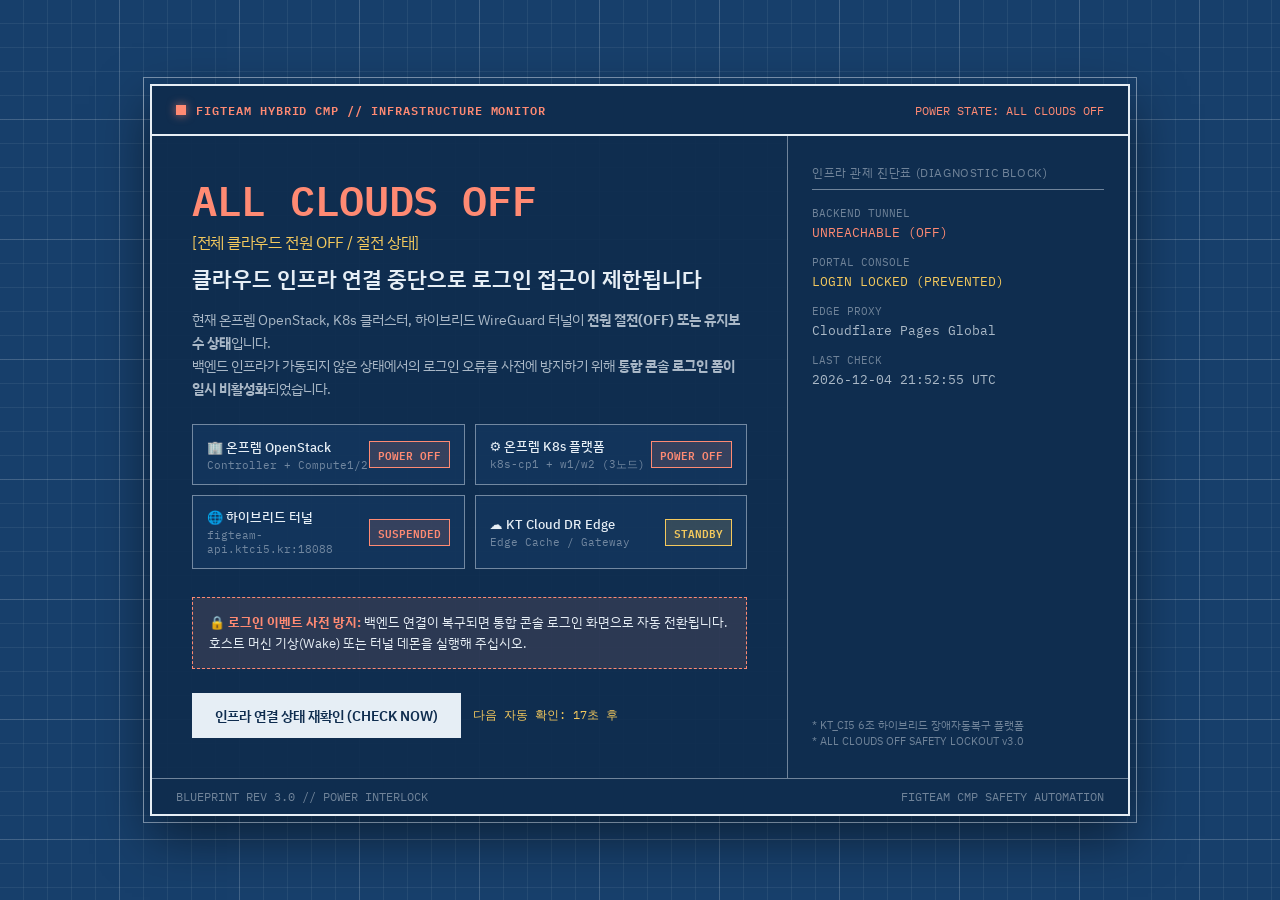
<file: public/offline.html>
<!DOCTYPE html>
<html lang="ko">
<head>
  <meta charset="UTF-8">
  <meta name="viewport" content="width=device-width, initial-scale=1.0">
  <title>FIGTEAM 통합 클라우드 포털 - ALL CLOUDS OFF</title>
  <link rel="preconnect" href="https://fonts.googleapis.com">
  <link rel="preconnect" href="https://fonts.gstatic.com" crossorigin>
  <link href="https://fonts.googleapis.com/css2?family=IBM+Plex+Mono:wght@400;500;600&family=IBM+Plex+Sans+KR:wght@300;400;500;600&display=swap" rel="stylesheet">
  <style>
    :root {
      --bp-ground: #173F6B;
      --bp-deep:   #0F2D4F;
      --bp-ink:    #E6EEF5;
      --bp-ink-2:  rgba(230,238,245,.72);
      --bp-ink-3:  rgba(230,238,245,.45);
      --bp-grid:   rgba(230,238,245,.07);
      --bp-grid-major: rgba(230,238,245,.14);
      --bp-pencil: #F4C95D;
      --bp-redline:#FF8A73;
      --bp-ok:     #8FE0B4;
      --font: 'IBM Plex Sans KR', system-ui, sans-serif;
      --mono: 'IBM Plex Mono', ui-monospace, monospace;
    }
    * { box-sizing: border-box; margin: 0; padding: 0; }
    html, body { height: 100%; }
    body {
      font-family: var(--font);
      color: var(--bp-ink);
      background-color: var(--bp-ground);
      background-image:
        linear-gradient(var(--bp-grid-major) 1px, transparent 1px),
        linear-gradient(90deg, var(--bp-grid-major) 1px, transparent 1px),
        linear-gradient(var(--bp-grid) 1px, transparent 1px),
        linear-gradient(90deg, var(--bp-grid) 1px, transparent 1px);
      background-size: 120px 120px, 120px 120px, 24px 24px, 24px 24px;
      background-position: -1px -1px;
      padding: 24px;
      -webkit-font-smoothing: antialiased;
      display: flex;
      align-items: center;
      justify-content: center;
    }
    .sheet {
      position: relative;
      width: 100%;
      max-width: 980px;
      border: 2px solid var(--bp-ink);
      outline: 1px solid var(--bp-ink-3);
      outline-offset: 6px;
      background: rgba(15, 45, 79, 0.95);
      box-shadow: 0 20px 50px rgba(0,0,0,0.5);
      display: flex;
      flex-direction: column;
    }
    .header-bar {
      display: flex;
      justify-content: space-between;
      align-items: center;
      padding: 14px 24px;
      border-bottom: 2px solid var(--bp-ink);
      background: var(--bp-deep);
    }
    .sys-badge {
      font-family: var(--mono);
      font-size: 12px;
      font-weight: 600;
      letter-spacing: .08em;
      color: var(--bp-redline);
      display: flex;
      align-items: center;
      gap: 10px;
    }
    .sys-badge::before {
      content: '';
      width: 10px;
      height: 10px;
      background: var(--bp-redline);
      display: inline-block;
      animation: pulse 1.4s infinite;
      box-shadow: 0 0 10px rgba(255,138,115,0.7);
    }
    @keyframes pulse {
      0%, 100% { opacity: 1; transform: scale(1); }
      50% { opacity: 0.3; transform: scale(0.8); }
    }
    .content-wrap {
      display: grid;
      grid-template-columns: 1fr 340px;
      min-height: 440px;
    }
    .main-pane {
      padding: 40px 40px;
      border-right: 1px solid var(--bp-ink-3);
      display: flex;
      flex-direction: column;
      justify-content: center;
    }
    .power-state {
      font-family: var(--mono);
      font-size: 42px;
      font-weight: 600;
      line-height: 1.1;
      color: var(--bp-redline);
      letter-spacing: -0.01em;
      margin-bottom: 12px;
      display: flex;
      align-items: baseline;
      gap: 12px;
      flex-wrap: wrap;
    }
    .power-state span {
      font-size: 16px;
      font-weight: 400;
      color: var(--bp-pencil);
      font-family: var(--font);
    }
    .err-title {
      font-size: 22px;
      font-weight: 600;
      margin-bottom: 14px;
      color: var(--bp-ink);
    }
    .err-desc {
      font-size: 14px;
      line-height: 1.65;
      color: var(--bp-ink-2);
      margin-bottom: 24px;
    }
    .clouds-grid {
      display: grid;
      grid-template-columns: 1fr 1fr;
      gap: 10px;
      margin-bottom: 28px;
    }
    .cloud-card {
      border: 1px solid var(--bp-ink-3);
      background: rgba(23, 63, 107, 0.4);
      padding: 12px 14px;
      display: flex;
      justify-content: space-between;
      align-items: center;
    }
    .cloud-name {
      font-size: 13px;
      font-weight: 500;
      color: var(--bp-ink);
    }
    .cloud-desc {
      font-size: 11px;
      color: var(--bp-ink-3);
      margin-top: 2px;
      font-family: var(--mono);
    }
    .cloud-status-badge {
      font-family: var(--mono);
      font-size: 11px;
      font-weight: 600;
      padding: 3px 8px;
      border: 1px solid var(--bp-redline);
      color: var(--bp-redline);
      background: rgba(255,138,115,0.15);
    }
    .cloud-status-badge.standby {
      border-color: var(--bp-pencil);
      color: var(--bp-pencil);
      background: rgba(244,201,93,0.15);
    }
    .lockout-alert {
      background: rgba(255, 138, 115, 0.12);
      border: 1px dashed var(--bp-redline);
      padding: 14px 16px;
      margin-bottom: 24px;
      font-size: 13px;
      line-height: 1.6;
      color: var(--bp-ink);
    }
    .lockout-alert strong {
      color: var(--bp-redline);
    }
    .btn-group {
      display: flex;
      gap: 12px;
      align-items: center;
      flex-wrap: wrap;
    }
    .btn {
      display: inline-flex;
      align-items: center;
      justify-content: center;
      padding: 12px 22px;
      font-size: 14px;
      font-weight: 600;
      text-decoration: none;
      font-family: var(--font);
      cursor: pointer;
      transition: all .15s ease;
      border: 0;
    }
    .btn-primary {
      background: var(--bp-ink);
      color: var(--bp-deep);
      border: 1px solid var(--bp-ink);
    }
    .btn-primary:hover {
      background: #fff;
    }
    .countdown-note {
      font-family: var(--mono);
      font-size: 12px;
      color: var(--bp-pencil);
    }
    .side-pane {
      background: var(--bp-deep);
      padding: 28px 24px;
      display: flex;
      flex-direction: column;
      justify-content: space-between;
    }
    .tb-title {
      font-size: 12px;
      color: var(--bp-ink-3);
      letter-spacing: .05em;
      margin-bottom: 16px;
      border-bottom: 1px solid var(--bp-ink-3);
      padding-bottom: 8px;
    }
    .meta-list {
      list-style: none;
      display: flex;
      flex-direction: column;
      gap: 14px;
      font-size: 13px;
    }
    .meta-item {
      display: flex;
      flex-direction: column;
      gap: 4px;
    }
    .meta-key {
      color: var(--bp-ink-3);
      font-size: 11px;
      text-transform: uppercase;
      font-family: var(--mono);
    }
    .meta-val {
      font-family: var(--mono);
      color: var(--bp-ink-2);
      word-break: break-all;
    }
    .footer-bar {
      border-top: 1px solid var(--bp-ink-3);
      padding: 10px 24px;
      background: var(--bp-deep);
      font-size: 12px;
      color: var(--bp-ink-3);
      display: flex;
      justify-content: space-between;
      font-family: var(--mono);
    }
    @media (max-width: 768px) {
      .content-wrap {
        grid-template-columns: 1fr;
      }
      .clouds-grid {
        grid-template-columns: 1fr;
      }
      .main-pane {
        border-right: none;
        border-bottom: 1px solid var(--bp-ink-3);
        padding: 30px 20px;
      }
      .side-pane {
        padding: 20px;
      }
    }
  </style>
</head>
<body>
  <div class="sheet">
    <div class="header-bar">
      <div class="sys-badge">FIGTEAM HYBRID CMP // INFRASTRUCTURE MONITOR</div>
      <div style="font-family: var(--mono); font-size: 12px; color: var(--bp-redline);">POWER STATE: ALL CLOUDS OFF</div>
    </div>
    
    <div class="content-wrap">
      <div class="main-pane">
        <div class="power-state">
          ALL CLOUDS OFF
          <span>[전체 클라우드 전원 OFF / 절전 상태]</span>
        </div>
        
        <h1 class="err-title">클라우드 인프라 연결 중단으로 로그인 접근이 제한됩니다</h1>
        
        <p class="err-desc">
          현재 온프렘 OpenStack, K8s 클러스터, 하이브리드 WireGuard 터널이 <b>전원 절전(OFF) 또는 유지보수 상태</b>입니다.<br>
          백엔드 인프라가 가동되지 않은 상태에서의 로그인 오류를 사전에 방지하기 위해 <b>통합 콘솔 로그인 폼이 일시 비활성화</b>되었습니다.
        </p>

        <!-- 클라우드별 연결 상태 도면 -->
        <div class="clouds-grid">
          <div class="cloud-card">
            <div>
              <div class="cloud-name">🏢 온프렘 OpenStack</div>
              <div class="cloud-desc">Controller + Compute1/2</div>
            </div>
            <div class="cloud-status-badge">POWER OFF</div>
          </div>

          <div class="cloud-card">
            <div>
              <div class="cloud-name">⚙️ 온프렘 K8s 플랫폼</div>
              <div class="cloud-desc">k8s-cp1 + w1/w2 (3노드)</div>
            </div>
            <div class="cloud-status-badge">POWER OFF</div>
          </div>

          <div class="cloud-card">
            <div>
              <div class="cloud-name">🌐 하이브리드 터널</div>
              <div class="cloud-desc">figteam-api.ktci5.kr:18088</div>
            </div>
            <div class="cloud-status-badge">SUSPENDED</div>
          </div>

          <div class="cloud-card">
            <div>
              <div class="cloud-name">☁️ KT Cloud DR Edge</div>
              <div class="cloud-desc">Edge Cache / Gateway</div>
            </div>
            <div class="cloud-status-badge standby">STANDBY</div>
          </div>
        </div>

        <div class="lockout-alert">
          🔒 <strong>로그인 이벤트 사전 방지:</strong> 백엔드 연결이 복구되면 통합 콘솔 로그인 화면으로 자동 전환됩니다. 호스트 머신 기상(Wake) 또는 터널 데몬을 실행해 주십시오.
        </div>

        <div class="btn-group">
          <button onclick="checkNow()" class="btn btn-primary" id="btn-check">
            인프라 연결 상태 재확인 (CHECK NOW)
          </button>
          <span class="countdown-note" id="timer-text">다음 자동 확인: 20초 후</span>
        </div>
      </div>
      
      <div class="side-pane">
        <div>
          <div class="tb-title">인프라 관제 진단표 (DIAGNOSTIC BLOCK)</div>
          <ul class="meta-list">
            <li class="meta-item">
              <span class="meta-key">BACKEND TUNNEL</span>
              <span class="meta-val" style="color:var(--bp-redline)">UNREACHABLE (OFF)</span>
            </li>
            <li class="meta-item">
              <span class="meta-key">PORTAL CONSOLE</span>
              <span class="meta-val" style="color:var(--bp-pencil)">LOGIN LOCKED (PREVENTED)</span>
            </li>
            <li class="meta-item">
              <span class="meta-key">EDGE PROXY</span>
              <span class="meta-val">Cloudflare Pages Global</span>
            </li>
            <li class="meta-item">
              <span class="meta-key">LAST CHECK</span>
              <span class="meta-val" id="diag-time">-</span>
            </li>
          </ul>
        </div>
        <div style="font-size: 11px; color: var(--bp-ink-3); line-height: 1.5; margin-top: 24px;">
          * KT_CI5 6조 하이브리드 장애자동복구 플랫폼<br>
          * ALL CLOUDS OFF SAFETY LOCKOUT v3.0
        </div>
      </div>
    </div>
    
    <div class="footer-bar">
      <span>BLUEPRINT REV 3.0 // POWER INTERLOCK</span>
      <span>FIGTEAM CMP SAFETY AUTOMATION</span>
    </div>
  </div>

  <script>
    let remaining = 20;
    const timerEl = document.getElementById('timer-text');
    const timeEl = document.getElementById('diag-time');

    function updateTime() {
      timeEl.textContent = new Date().toISOString().replace('T', ' ').slice(0, 19) + ' UTC';
    }
    updateTime();

    async function checkNow() {
      const btn = document.getElementById('btn-check');
      btn.textContent = '연결 상태 확인 중...';
      btn.disabled = true;
      try {
        const res = await fetch('/api/session', { method: 'GET', cache: 'no-store' });
        // 만약 200(세션유효) 또는 401(백엔드 정상 응답)이면 인프라가 살아난 것!
        if (res.status === 200 || res.status === 401) {
          location.href = '/login';
          return;
        }
      } catch (e) {}
      updateTime();
      btn.textContent = '인프라 연결 상태 재확인 (CHECK NOW)';
      btn.disabled = false;
      remaining = 20;
    }

    setInterval(() => {
      remaining--;
      if (remaining <= 0) {
        checkNow();
      } else {
        timerEl.textContent = `다음 자동 확인: ${remaining}초 후`;
      }
    }, 1000);
  </script>
</body>
</html>
</file>
<file: public/manual/manual.css>
/* Hallmark · shape: Workbench · genre: modern-minimal · theme: Wayfind (deal 2/3, seed figteam-cfg-8c6f·18fc9d09·2026-11-28·r0) · job: try · draw: fd4382
 * hero: Stage · nav: slab · footer: colophon block · imagery: screenshots 6 (capture_manual_screens.py) · signature: pixel-measured numbered callout plates synced with click routes · wayfind: platform
 * axes: light/mono/cool · posture: committed · contrast: pass · fold: pass · v2.0.0 */
/* Hallmark · pre-emit critique: P5 H5 E5 S5 R4 V5 · weakest: R, removed decorative status chips so every 2px border frames a real screenshot or click step */
/* Hallmark · waive 64 · Wayfind sets the whole manual in Chivo Mono as station signage · wayfinding routes, labels, and tables share the mono signage face */
@import url("./tokens.css");
@import url("./base.css");

body {
  font-variant-numeric: tabular-nums;
}
h1, h2, h3, .lead {
  word-break: keep-all;
}

/* Slab Nav */
.site-nav {
  background: var(--color-ink);
  color: var(--color-paper);
  border-bottom: var(--rule-bar) solid var(--color-ink);
}
.site-nav__inner {
  display: flex;
  align-items: center;
  justify-content: space-between;
  gap: var(--space-lg);
  min-height: 64px;
}
.site-nav__brand {
  font-size: var(--text-md);
  font-weight: 800;
  text-decoration: none;
  white-space: nowrap;
}
.site-nav__links {
  display: flex;
  align-items: center;
  gap: var(--space-lg);
  overflow-x: auto;
}
.site-nav__links a {
  font-size: var(--text-sm);
  font-weight: 500;
  text-decoration: none;
  color: var(--color-paper);
  white-space: nowrap;
  padding-block: var(--space-xs);
  border-bottom: var(--rule-bar) solid transparent;
  transition: border-color var(--dur-micro) steps(1), color var(--dur-micro) steps(1);
}
.site-nav__links a:hover {
  border-bottom-color: var(--color-accent-2);
}

/* Buttons (Wayfind 2px square) */
.btn {
  display: inline-flex;
  align-items: center;
  justify-content: center;
  min-height: 48px;
  padding: 0 var(--space-lg);
  border: var(--rule-bar) solid var(--color-ink);
  border-radius: var(--radius-card);
  background: transparent;
  color: var(--color-ink);
  font-size: var(--text-sm);
  font-weight: 800;
  text-decoration: none;
  cursor: pointer;
  white-space: nowrap;
  transition: background-color var(--dur-micro) steps(1), color var(--dur-micro) steps(1), border-color var(--dur-micro) steps(1);
}
.btn:hover {
  background: var(--color-ink);
  color: var(--color-paper);
}
.btn:active,
.seg-tab:active,
.route-trigger:active,
.shot-pin:active {
  transform: translateY(1px);
}
.btn:disabled,
.btn[aria-disabled="true"],
.seg-tab:disabled,
.route-trigger:disabled {
  opacity: 0.55;
  cursor: not-allowed;
  transform: none;
}
.btn--primary {
  background: var(--color-accent);
  border-color: var(--color-accent);
  color: var(--color-accent-ink);
}
.btn--primary:hover {
  background: var(--color-ink);
  border-color: var(--color-ink);
  color: var(--color-paper);
}
.btn--nav {
  min-height: 40px;
  padding: 0 var(--space-md);
  border-color: var(--color-paper);
  color: var(--color-paper);
}
.btn--nav:hover {
  background: var(--color-accent);
  border-color: var(--color-accent);
  color: var(--color-accent-ink);
}
.btn--sm {
  min-height: 40px;
  padding: 0 var(--space-md);
}

/* Hero (Stage posture, fits 1280x800) */
.hero {
  padding-block: var(--space-xl) var(--space-2xl);
  border-bottom: var(--rule-bar) solid var(--color-ink);
}
.hero__grid {
  display: grid;
  grid-template-columns: minmax(0, 5fr) minmax(0, 7fr);
  gap: var(--gap-columns);
  align-items: center;
}
.hero__copy {
  display: flex;
  flex-direction: column;
  align-items: flex-start;
  gap: var(--space-md);
  min-width: 0;
}
.hero__copy h1 {
  font-size: clamp(2.5rem, 3.8vw + 0.5rem, 4.25rem);
  line-height: 1.02;
  max-width: 14ch;
}
.hero__copy .lead {
  color: var(--color-ink-2);
  max-width: 36ch;
}
.hero__actions {
  display: flex;
  flex-wrap: wrap;
  gap: var(--space-sm);
  margin-top: var(--space-xs);
}
.hero__index {
  display: grid;
  grid-template-columns: repeat(2, minmax(0, 1fr));
  gap: var(--space-xs) var(--space-md);
  width: 100%;
  padding-top: var(--space-md);
  border-top: var(--rule-hair) solid var(--color-rule);
  margin: 0;
  list-style: none;
  padding-left: 0;
  font-size: var(--text-sm);
  color: var(--color-ink-2);
}
.hero__index li {
  display: flex;
  align-items: baseline;
  gap: var(--space-xs);
}
.plate-num {
  display: inline-flex;
  align-items: center;
  justify-content: center;
  width: 24px;
  height: 24px;
  flex-shrink: 0;
  background: var(--color-ink);
  color: var(--color-accent-2);
  font-size: var(--text-xs);
  font-weight: 800;
}

/* Sections & Rhythm */
.section {
  padding-block: var(--section-gap-s) 0;
}
.section--loose {
  padding-block: var(--section-gap) 0;
}
.section__head {
  display: grid;
  grid-template-columns: minmax(0, 7fr) minmax(0, 5fr);
  gap: var(--gap-columns);
  align-items: end;
  padding-bottom: var(--space-lg);
  border-bottom: var(--rule-bar) solid var(--color-ink);
  margin-bottom: var(--space-xl);
}
.section__head h2 {
  max-width: 18ch;
  line-height: 1.04;
}
.section__head .lead {
  color: var(--color-ink-2);
  justify-self: end;
}

/* Switcher Tabs (Square bordered Wayfind cells) */
.switcher__bar {
  display: flex;
  flex-wrap: wrap;
  align-items: center;
  justify-content: space-between;
  gap: var(--space-md);
  margin-bottom: var(--space-lg);
}
.seg-tabs {
  display: inline-flex;
  flex-wrap: wrap;
  border: var(--rule-bar) solid var(--color-ink);
}
.seg-tab {
  min-height: 44px;
  padding: 0 var(--space-lg);
  border: 0;
  border-right: var(--rule-bar) solid var(--color-ink);
  background: var(--color-paper-3);
  color: var(--color-ink);
  font-size: var(--text-sm);
  font-weight: 800;
  cursor: pointer;
  transition: background-color var(--dur-micro) steps(1), color var(--dur-micro) steps(1);
}
.seg-tab:last-child {
  border-right: 0;
}
.seg-tab:hover {
  background: var(--color-paper-2);
}
.seg-tab[aria-selected="true"] {
  background: var(--color-ink);
  color: var(--color-paper);
}

/* Workbench Split: Click Route List + Real Annotated Screen */
.workbench {
  display: grid;
  grid-template-columns: minmax(0, 5fr) minmax(0, 7fr);
  gap: var(--gap-columns);
  align-items: start;
}
.workbench--reverse {
  grid-template-columns: minmax(0, 7fr) minmax(0, 5fr);
}
.route-list {
  display: flex;
  flex-direction: column;
  margin: 0;
  padding: 0;
  list-style: none;
  border-top: var(--rule-bar) solid var(--color-ink);
}
.route-item {
  display: grid;
  grid-template-columns: auto minmax(0, 1fr);
  gap: var(--space-sm);
  align-items: start;
  padding: var(--space-md) var(--space-xs);
  border-bottom: var(--rule-hair) solid var(--color-rule);
  border-left: var(--rule-bar) solid transparent;
  cursor: pointer;
  transition: background-color var(--dur-micro) steps(1), border-color var(--dur-micro) steps(1);
}
.route-item:hover {
  background: var(--color-paper-2);
}
.route-item.is-active {
  background: var(--color-paper-3);
  border-left-color: var(--color-accent);
}
.route-item.is-active .plate-num {
  background: var(--color-accent);
  color: var(--color-accent-ink);
}
.route-trigger {
  display: inline-flex;
  align-items: center;
  gap: var(--space-xs);
  min-height: 36px;
  padding: 0 var(--space-xs) 0 0;
  border: 0;
  background: transparent;
  color: var(--color-ink);
  font-size: var(--text-sm);
  font-weight: 800;
  white-space: nowrap;
  cursor: pointer;
}
.route-body {
  display: flex;
  flex-direction: column;
  gap: var(--space-2xs);
  min-width: 0;
}
.route-path {
  display: flex;
  flex-wrap: wrap;
  align-items: center;
  gap: var(--space-2xs);
  font-size: var(--text-sm);
  font-weight: 800;
  color: var(--color-ink);
}
.route-path span:not(:last-child)::after {
  content: ">";
  margin-left: var(--space-2xs);
  color: var(--color-accent);
}
.route-desc {
  font-size: var(--text-sm);
  color: var(--color-ink-2);
  line-height: 1.45;
}

/* Annotated Real Screenshot Stage */
.shot-frame {
  margin: 0;
  display: flex;
  flex-direction: column;
  gap: var(--space-sm);
  min-width: 0;
}
.shot-stage {
  position: relative;
  width: 100%;
  aspect-ratio: 16 / 10;
  border: var(--rule-bar) solid var(--color-ink);
  background: var(--color-ink);
  box-shadow: var(--shadow-card);
  overflow: hidden;
}
.shot-stage[data-slot] > img {
  position: relative;
  width: 100%;
  height: 100%;
  object-fit: cover;
  filter: none;
  z-index: 1;
}
.shot-box {
  position: absolute;
  z-index: 4;
  border: var(--rule-bar) solid var(--color-accent);
  background: color-mix(in oklch, var(--color-accent) 12%, transparent);
  pointer-events: none;
  transition: border-color var(--dur-micro) steps(1), background-color var(--dur-micro) steps(1);
}
.shot-box.is-active {
  border-color: var(--color-accent-2);
  background: color-mix(in oklch, var(--color-accent-2) 22%, transparent);
}
.shot-pin {
  position: absolute;
  z-index: 5;
  width: 28px;
  height: 28px;
  padding: 0;
  display: inline-flex;
  align-items: center;
  justify-content: center;
  border: var(--rule-bar) solid var(--color-paper-3);
  background: var(--color-ink);
  color: var(--color-accent-2);
  font-size: var(--text-xs);
  font-weight: 800;
  cursor: pointer;
  transform: translate(-50%, -50%);
  transition: background-color var(--dur-micro) steps(1), color var(--dur-micro) steps(1);
}
.shot-pin:active {
  background: var(--color-accent);
  color: var(--color-accent-ink);
  border-color: var(--color-accent-2);
  z-index: 5;
  transform: translate(-50%, -50%) translateY(1px);
}
.shot-pin:hover,
.shot-pin.is-active {
  background: var(--color-accent);
  color: var(--color-accent-ink);
  border-color: var(--color-accent-2);
  z-index: 5;
}
.shot-caption {
  display: flex;
  align-items: center;
  justify-content: space-between;
  gap: var(--space-md);
  font-size: var(--text-sm);
  color: var(--color-muted);
}

/* Signal Matrix Rows (for Button Color Safety Guide) */
.signal-rows {
  margin-top: var(--space-xl);
  border-top: var(--rule-bar) solid var(--color-ink);
}
.signal-row {
  display: grid;
  grid-template-columns: minmax(0, 3fr) minmax(0, 4fr) minmax(0, 5fr);
  gap: var(--gap-columns);
  align-items: center;
  padding: var(--space-md) 0;
  border-bottom: var(--rule-hair) solid var(--color-rule);
}
.signal-swatch {
  display: inline-flex;
  align-items: center;
  gap: var(--space-xs);
  font-weight: 800;
  font-size: var(--text-sm);
}
.signal-mark {
  display: inline-block;
  width: 14px;
  height: 14px;
  flex-shrink: 0;
  border: var(--rule-bar) solid var(--color-ink);
}
.signal-mark--view {
  background: var(--color-accent);
}
.signal-mark--warn {
  background: var(--color-error);
}
.signal-mark--amber {
  background: var(--color-accent-2);
}

/* Ink Band Quick URLs Departure Table */
.band--ink {
  margin-top: var(--section-gap-l);
  padding-block: var(--section-gap-s);
  background: var(--color-ink);
  color: var(--color-paper);
}
.band--ink .section__head {
  border-bottom-color: var(--color-ink-rule);
}
.band--ink .section__head .lead {
  color: var(--color-paper-2);
}
.board-wrap {
  width: 100%;
  overflow-x: auto;
}
.board-table {
  width: 100%;
  border-collapse: collapse;
  font-size: var(--text-sm);
}
.board-table th {
  text-align: left;
  padding: var(--space-sm) var(--space-md);
  border-bottom: var(--rule-bar) solid var(--color-paper);
  color: var(--color-paper-2);
  font-weight: 500;
  white-space: nowrap;
}
.board-table td {
  padding: var(--space-md);
  border-bottom: var(--rule-hair) solid var(--color-ink-rule);
  vertical-align: middle;
}
.board-table td strong {
  font-weight: 800;
  color: var(--color-paper-3);
}
.board-path {
  color: var(--color-accent-2);
  font-weight: 500;
}
.board-link {
  display: inline-flex;
  align-items: center;
  min-height: 36px;
  padding: 0 var(--space-sm);
  border: var(--rule-hair) solid var(--color-ink-rule);
  color: var(--color-paper);
  text-decoration: none;
  font-weight: 500;
  white-space: nowrap;
  transition: background-color var(--dur-micro) steps(1), border-color var(--dur-micro) steps(1);
}
.board-link:hover {
  background: var(--color-accent);
  border-color: var(--color-accent);
  color: var(--color-accent-ink);
}

/* Colophon Footer */
.site-footer {
  background: var(--color-ink);
  color: var(--color-paper-2);
  border-top: var(--rule-hair) solid var(--color-ink-rule);
  padding-block: var(--space-xl);
}
.site-footer__inner {
  display: flex;
  flex-wrap: wrap;
  align-items: center;
  justify-content: space-between;
  gap: var(--space-md);
  font-size: var(--text-sm);
}
.site-footer__links {
  display: flex;
  flex-wrap: wrap;
  gap: var(--space-lg);
}
.site-footer__links a {
  color: var(--color-paper);
}
.site-footer__links a:hover {
  color: var(--color-accent-2);
}

@media (max-width: 60rem) {
  .site-nav__links { display: none; }
  .hero__grid,
  .section__head,
  .workbench,
  .workbench--reverse,
  .signal-row {
    grid-template-columns: minmax(0, 1fr);
  }
  .section__head .lead {
    justify-self: start;
  }
}
@media (max-width: 40rem) {
  .hero__index {
    grid-template-columns: minmax(0, 1fr);
  }
  .shot-pin {
    width: 24px;
    height: 24px;
  }
}
</file>
